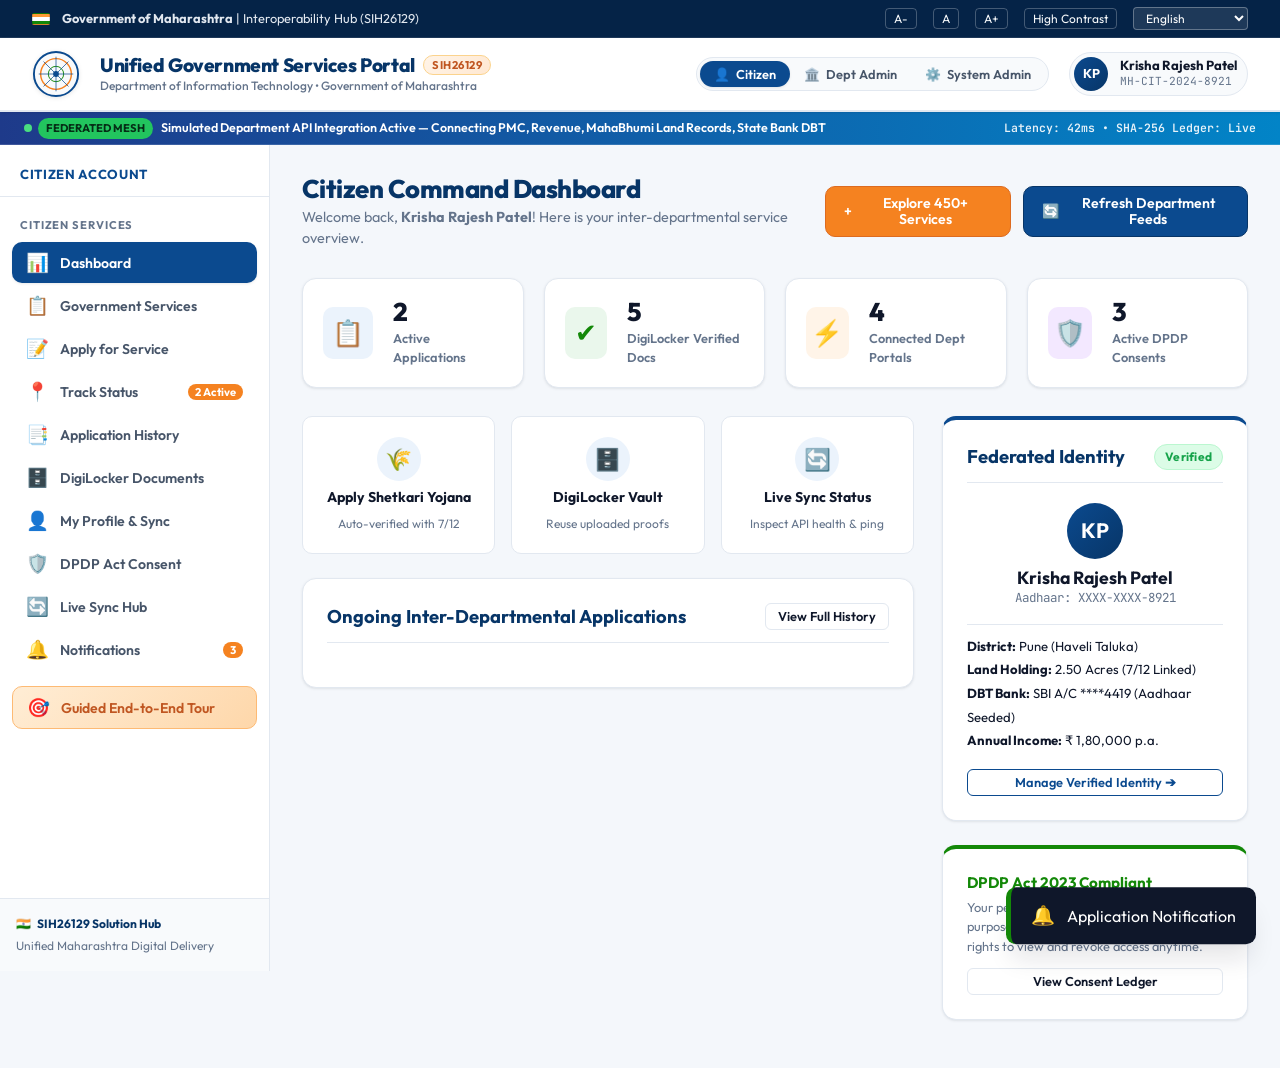
<file: portal_web/index.html>
<!DOCTYPE html>
<html lang="en">
<head>
  <meta charset="UTF-8">
  <meta name="viewport" content="width=device-width, initial-scale=1.0">
  <title>Unified Government Services Portal | Government of Maharashtra Interoperability Hub</title>
  <meta name="description" content="SIH26129 - Unified Government Services Portal & Interoperability Hub connecting multiple departmental digital platforms across Maharashtra.">
  <link rel="preconnect" href="https://fonts.googleapis.com">
  <link rel="preconnect" href="https://fonts.gstatic.com" crossorigin>
  <link href="https://fonts.googleapis.com/css2?family=Outfit:wght@400;500;600;700;800&family=JetBrains+Mono:wght@400;500;700&display=swap" rel="stylesheet">
  <link rel="stylesheet" href="styles/main.css">
</head>
<body>

  <!-- 1. ACCESSIBILITY & GOV TOP BAR -->
  <header class="gov-top-bar" role="banner">
    <div class="gov-org-tag">
      <span class="flag-stripe" aria-hidden="true"></span>
      <span><strong>Government of Maharashtra</strong> | Interoperability Hub (SIH26129)</span>
    </div>
    <div class="gov-utility-actions">
      <button class="gov-utility-btn" id="font-decrease" title="Decrease font size">A-</button>
      <button class="gov-utility-btn" id="font-reset" title="Normal font size">A</button>
      <button class="gov-utility-btn" id="font-increase" title="Increase font size">A+</button>
      <button class="gov-utility-btn" id="toggle-contrast" title="Toggle High Contrast">High Contrast</button>
      <select class="gov-utility-btn" style="background: rgba(255,255,255,0.1); border: 1px solid rgba(255,255,255,0.3); color: #fff;">
        <option>English</option>
        <option>मराठी (Marathi)</option>
        <option>हिन्दी (Hindi)</option>
      </select>
    </div>
  </header>

  <!-- 2. MAIN BRAND HEADER WITH EMBLEM & ROLE SWITCHER -->
  <div class="gov-main-header">
    <div class="brand-section">
      <!-- SVG Emblem representation for reliability -->
      <svg class="national-emblem" viewBox="0 0 100 100" fill="none" xmlns="http://www.w3.org/2000/svg" aria-label="National Emblem of India">
        <circle cx="50" cy="50" r="46" stroke="#0B4A8F" stroke-width="4" fill="#F8FAFC"/>
        <circle cx="50" cy="50" r="32" stroke="#F58220" stroke-width="3"/>
        <circle cx="50" cy="50" r="16" stroke="#138808" stroke-width="2"/>
        <path d="M50 14 V86 M14 50 H86 M24 24 L76 76 M24 76 L76 24" stroke="#0B4A8F" stroke-width="1.5"/>
        <circle cx="50" cy="50" r="6" fill="#0B4A8F"/>
      </svg>
      <div class="brand-titles">
        <h1>
          Unified Government Services Portal
          <span class="brand-badge">SIH26129</span>
        </h1>
        <span class="dept-tag">Department of Information Technology • Government of Maharashtra</span>
      </div>
    </div>

    <div class="header-actions">
      <!-- 3-Role Switcher -->
      <div class="role-switcher" role="tablist" aria-label="Role Switcher">
        <button class="role-tab-btn active" data-role-switch="citizen" role="tab">
          <span>👤</span> Citizen
        </button>
        <button class="role-tab-btn role-dept" data-role-switch="officer" role="tab">
          <span>🏛️</span> Dept Admin
        </button>
        <button class="role-tab-btn role-sys" data-role-switch="admin" role="tab">
          <span>⚙️</span> System Admin
        </button>
      </div>

      <!-- User Profile Header Bubble -->
      <div class="user-profile-pill" onclick="App.navigateToScreen('screen-my-profile')">
        <div class="avatar-bubble" id="user-avatar">KP</div>
        <div>
          <div class="user-meta-name" id="user-name-display">Krisha Rajesh Patel</div>
          <div class="user-meta-id" id="user-id-display">MH-CIT-2024-8921</div>
        </div>
      </div>
    </div>
  </div>

  <!-- 3. SIMULATED DEPARTMENT API INTEGRATION BANNER -->
  <aside class="sim-api-banner">
    <div style="display: flex; align-items: center;">
      <span class="banner-pulse"></span>
      <span class="banner-badge">Federated Mesh</span>
      <span>Simulated Department API Integration Active — Connecting PMC, Revenue, MahaBhumi Land Records, State Bank DBT</span>
    </div>
    <div>
      <span style="font-family: var(--font-mono); font-size: 0.72rem; opacity: 0.9;">Latency: 42ms • SHA-256 Ledger: Live</span>
    </div>
  </aside>

  <!-- 4. MAIN APPLICATION LAYOUT -->
  <div class="app-container">

    <!-- SIDEBAR NAVIGATION -->
    <nav class="app-sidebar" aria-label="Portal Navigation">
      <div class="sidebar-header-badge">
        <div class="role-indicator" id="active-role-label">Citizen Account</div>
      </div>

      <!-- CITIZEN NAVIGATION LINKS -->
      <div data-role-section="citizen">
        <div class="nav-group-title">Citizen Services</div>
        <ul class="nav-links-list">
          <li>
            <button class="nav-item-btn active" data-target-screen="screen-citizen-dashboard">
              <span class="nav-icon">📊</span> Dashboard
            </button>
          </li>
          <li>
            <button class="nav-item-btn" data-target-screen="screen-service-catalog">
              <span class="nav-icon">📋</span> Government Services
            </button>
          </li>
          <li>
            <button class="nav-item-btn" data-target-screen="screen-service-wizard">
              <span class="nav-icon">📝</span> Apply for Service
            </button>
          </li>
          <li>
            <button class="nav-item-btn" data-target-screen="screen-status-tracker">
              <span class="nav-icon">📍</span> Track Status
              <span class="nav-badge">2 Active</span>
            </button>
          </li>
          <li>
            <button class="nav-item-btn" data-target-screen="screen-app-history">
              <span class="nav-icon">📑</span> Application History
            </button>
          </li>
          <li>
            <button class="nav-item-btn" data-target-screen="screen-docs-vault">
              <span class="nav-icon">🗄️</span> DigiLocker Documents
            </button>
          </li>
          <li>
            <button class="nav-item-btn" data-target-screen="screen-my-profile">
              <span class="nav-icon">👤</span> My Profile & Sync
            </button>
          </li>
          <li>
            <button class="nav-item-btn" data-target-screen="screen-consent-mgmt">
              <span class="nav-icon">🛡️</span> DPDP Act Consent
            </button>
          </li>
          <li>
            <button class="nav-item-btn" data-target-screen="screen-live-sync">
              <span class="nav-icon">🔄</span> Live Sync Hub
            </button>
          </li>
          <li>
            <button class="nav-item-btn" data-target-screen="screen-notifications">
              <span class="nav-icon">🔔</span> Notifications
              <span class="nav-badge">3</span>
            </button>
          </li>
        </ul>
      </div>

      <!-- DEPARTMENT ADMIN NAVIGATION LINKS -->
      <div data-role-section="officer" style="display: none;">
        <div class="nav-group-title">Officer Verification</div>
        <ul class="nav-links-list">
          <li>
            <button class="nav-item-btn" data-target-screen="screen-officer-dashboard">
              <span class="nav-icon">📥</span> Scrutiny Queue
              <span class="nav-badge">4 Pending</span>
            </button>
          </li>
          <li>
            <button class="nav-item-btn" data-target-screen="screen-officer-review">
              <span class="nav-icon">🔍</span> Application Review
            </button>
          </li>
          <li>
            <button class="nav-item-btn" data-target-screen="screen-sync-audit">
              <span class="nav-icon">📜</span> Cross-Dept Ledger
            </button>
          </li>
        </ul>
      </div>

      <!-- SYSTEM ADMIN NAVIGATION LINKS -->
      <div data-role-section="admin" style="display: none;">
        <div class="nav-group-title">System Interoperability</div>
        <ul class="nav-links-list">
          <li>
            <button class="nav-item-btn" data-target-screen="screen-admin-dept-mgmt">
              <span class="nav-icon">🏛️</span> Department APIs
            </button>
          </li>
          <li>
            <button class="nav-item-btn" data-target-screen="screen-admin-form-builder">
              <span class="nav-icon">🛠️</span> Dynamic Form Builder
            </button>
          </li>
          <li>
            <button class="nav-item-btn" data-target-screen="screen-admin-rule-builder">
              <span class="nav-icon">⚡</span> Eligibility Rules Sandbox
            </button>
          </li>
          <li>
            <button class="nav-item-btn" data-target-screen="screen-admin-analytics">
              <span class="nav-icon">📈</span> Macro Analytics & SLAs
            </button>
          </li>
          <li>
            <button class="nav-item-btn" data-target-screen="screen-sync-audit">
              <span class="nav-icon">⛓️</span> Cryptographic Audit Ledger
            </button>
          </li>
        </ul>
      </div>

      <!-- DEMO TOUR SPECIAL LINK -->
      <div style="margin-top: 1rem; padding: 0 0.75rem;">
        <button class="nav-item-btn" style="background: linear-gradient(135deg, #FFEDD5, #FED7AA); color: #C05621; border: 1px solid #FDBA74;" data-target-screen="screen-demo-tour">
          <span class="nav-icon">🎯</span> Guided End-to-End Tour
        </button>
      </div>

      <div class="sidebar-footer">
        <div class="sih-badge">
          <span>🇮🇳</span> SIH26129 Solution Hub
        </div>
        <div style="margin-top: 4px;">Unified Maharashtra Digital Delivery</div>
      </div>
    </nav>

    <!-- VIEWPORT CONTENT: 22 CONNECTED SCREENS -->
    <main class="app-viewport" id="main-viewport">

      <!-- ================================================================
           SCREEN 1: LOGIN / SIGN UP (SSO PARICHAY & AADHAAR OTP)
           ================================================================ -->
      <div class="view-pane" id="screen-login-auth">
        <div class="auth-wrapper">
          <div class="auth-sidebar-hero">
            <div>
              <span class="brand-badge" style="background: rgba(255,255,255,0.2); color: #FFF; border: none;">SIH26129 Interoperability Hub</span>
              <h2 style="font-size: 1.8rem; margin-top: 1rem; line-height: 1.2;">Single Sign-On for all Maharashtra Services</h2>
              <p style="margin-top: 0.75rem; font-size: 0.9rem; opacity: 0.9;">
                One verified account seamlessly connects you with PMC, Revenue, MahaBhumi, and Social Welfare platforms.
              </p>
            </div>
            <div style="font-size: 0.8rem; opacity: 0.8; font-family: var(--font-mono);">
              ✔ Aadhaar e-KYC Compliant<br>
              ✔ DPDP Act 2023 Certified<br>
              ✔ DigiLocker Linked
            </div>
          </div>
          <div class="auth-form-container">
            <div class="auth-tab-pills">
              <button class="auth-pill active">Aadhaar OTP / Parichay</button>
              <button class="auth-pill">Mobile & Password</button>
            </div>

            <div class="demo-creds-bar">
              <strong>Quick Demo Fill:</strong> Click <span class="demo-chip" onclick="document.getElementById('login-aadhaar-input').value = '9821-4402-8921'">Krisha Patel (Citizen)</span>
            </div>

            <div class="form-group">
              <label class="form-label">Aadhaar Number or MeriPehchan Username</label>
              <input type="text" id="login-aadhaar-input" class="form-input" placeholder="XXXX-XXXX-8921" value="9821-4402-8921">
            </div>
            <div class="form-group">
              <label class="form-label">One-Time Password (OTP)</label>
              <input type="password" class="form-input" placeholder="Enter 6-digit OTP" value="789012">
              <span class="form-help">Simulated OTP sent to Aadhaar-linked mobile (******8812)</span>
            </div>
            <button class="btn btn-primary btn-lg" style="width: 100%; margin-top: 1rem;" onclick="App.switchRole('citizen')">
              Authenticate & Enter Hub ➔
            </button>
          </div>
        </div>
      </div>

      <!-- ================================================================
           SCREEN 2: CITIZEN DASHBOARD
           ================================================================ -->
      <div class="view-pane active" id="screen-citizen-dashboard">
        <div class="page-header">
          <div>
            <h1 class="page-title">Citizen Command Dashboard</h1>
            <p class="page-subtitle">Welcome back, <strong>Krisha Rajesh Patel</strong>! Here is your inter-departmental service overview.</p>
          </div>
          <div class="page-actions">
            <button class="btn btn-saffron" onclick="App.navigateToScreen('screen-service-catalog')">
              <span>+</span> Explore 450+ Services
            </button>
            <button class="btn btn-primary" onclick="App.triggerLiveInterDeptSync()">
              <span>🔄</span> Refresh Department Feeds
            </button>
          </div>
        </div>

        <!-- Metric Stat Cards -->
        <div class="metrics-grid">
          <div class="metric-card">
            <div class="metric-icon-box metric-icon-blue">📋</div>
            <div class="metric-info">
              <h3>2</h3>
              <p>Active Applications</p>
            </div>
          </div>
          <div class="metric-card">
            <div class="metric-icon-box metric-icon-green">✔</div>
            <div class="metric-info">
              <h3>5</h3>
              <p>DigiLocker Verified Docs</p>
            </div>
          </div>
          <div class="metric-card">
            <div class="metric-icon-box metric-icon-saffron">⚡</div>
            <div class="metric-info">
              <h3>4</h3>
              <p>Connected Dept Portals</p>
            </div>
          </div>
          <div class="metric-card">
            <div class="metric-icon-box metric-icon-purple">🛡️</div>
            <div class="metric-info">
              <h3>3</h3>
              <p>Active DPDP Consents</p>
            </div>
          </div>
        </div>

        <!-- Main Dashboard Content Grid -->
        <div class="dash-layout-grid">
          <div>
            <!-- Quick Actions Bar -->
            <div class="quick-action-grid">
              <div class="quick-action-card" onclick="App.startApplicationWizard('SRV-AGRI-001')">
                <div class="quick-action-icon">🌾</div>
                <h4>Apply Shetkari Yojana</h4>
                <p>Auto-verified with 7/12</p>
              </div>
              <div class="quick-action-card" onclick="App.navigateToScreen('screen-docs-vault')">
                <div class="quick-action-icon">🗄️</div>
                <h4>DigiLocker Vault</h4>
                <p>Reuse uploaded proofs</p>
              </div>
              <div class="quick-action-card" onclick="App.navigateToScreen('screen-live-sync')">
                <div class="quick-action-icon">🔄</div>
                <h4>Live Sync Status</h4>
                <p>Inspect API health & ping</p>
              </div>
            </div>

            <!-- In-Flight Application Tracker Cards -->
            <div class="gov-card">
              <div class="card-header-clean">
                <h3 class="card-title">Ongoing Inter-Departmental Applications</h3>
                <button class="btn btn-secondary btn-sm" onclick="App.navigateToScreen('screen-app-history')">View Full History</button>
              </div>
              <div id="dash-recent-apps-container"></div>
            </div>
          </div>

          <!-- Right Sidebar: Synchronized Profile Summary -->
          <div>
            <div class="gov-card highlight-blue" style="margin-bottom: 1.5rem;">
              <div class="card-header-clean">
                <h3 class="card-title">Federated Identity</h3>
                <span class="badge badge-success">Verified</span>
              </div>
              <div style="text-align: center; margin-bottom: 1rem;">
                <div class="avatar-bubble" style="width: 56px; height: 56px; font-size: 1.3rem; margin: 0 auto 8px;">KP</div>
                <h4 style="font-size: 1.1rem; font-weight: 700;">Krisha Rajesh Patel</h4>
                <p style="font-size: 0.78rem; color: var(--text-muted); font-family: var(--font-mono);">Aadhaar: XXXX-XXXX-8921</p>
              </div>
              <div style="font-size: 0.82rem; line-height: 1.8; border-top: 1px solid var(--border-color); padding-top: 10px;">
                <div><strong>District:</strong> Pune (Haveli Taluka)</div>
                <div><strong>Land Holding:</strong> 2.50 Acres (7/12 Linked)</div>
                <div><strong>DBT Bank:</strong> SBI A/C ****4419 (Aadhaar Seeded)</div>
                <div><strong>Annual Income:</strong> ₹ 1,80,000 p.a.</div>
              </div>
              <button class="btn btn-outline-primary btn-sm" style="width: 100%; margin-top: 1rem;" onclick="App.navigateToScreen('screen-my-profile')">
                Manage Verified Identity ➔
              </button>
            </div>

            <!-- DPDP Act Banner -->
            <div class="gov-card highlight-green">
              <h4 style="font-size: 0.95rem; font-weight: 700; color: var(--gov-green);">DPDP Act 2023 Compliant</h4>
              <p style="font-size: 0.8rem; color: var(--text-muted); margin: 6px 0 12px;">
                Your personal data is shared strictly on a purpose-driven basis. You have full legal rights to view and revoke access anytime.
              </p>
              <button class="btn btn-secondary btn-sm" style="width: 100%;" onclick="App.navigateToScreen('screen-consent-mgmt')">
                View Consent Ledger
              </button>
            </div>
          </div>
        </div>
      </div>

      <!-- ================================================================
           SCREEN 3 & 4: MY PROFILE & UPDATE DETAILS
           ================================================================ -->
      <div class="view-pane" id="screen-my-profile">
        <div class="page-header">
          <div>
            <h1 class="page-title">Unified Citizen Profile</h1>
            <p class="page-subtitle">Consolidated master record synchronized across UIDAI, Revenue Department, and PMC Registries.</p>
          </div>
          <button class="btn btn-primary" onclick="App.saveProfileChanges()">
            Save & Broadcast Sync ➔
          </button>
        </div>

        <div class="gov-card" style="margin-bottom: 1.5rem;">
          <div class="card-header-clean">
            <h3 class="card-title">Synchronized Identity Fields</h3>
            <span class="badge badge-success">Cryptographically Bound</span>
          </div>
          <div id="profile-fields-grid" style="display: grid; grid-template-columns: repeat(2, 1fr); gap: 1.25rem;"></div>
        </div>
      </div>

      <!-- ================================================================
           SCREEN 5: CONSENT MANAGEMENT (DPDP ACT 2023)
           ================================================================ -->
      <div class="view-pane" id="screen-consent-mgmt">
        <div class="page-header">
          <div>
            <h1 class="page-title">DPDP Act Consent Management Console</h1>
            <p class="page-subtitle">Under Digital Personal Data Protection Act 2023, you hold full sovereignty over cross-department data sharing.</p>
          </div>
        </div>

        <div id="consents-list-container"></div>
      </div>

      <!-- ================================================================
           SCREEN 6: LIVE SYNCHRONIZATION DASHBOARD
           ================================================================ -->
      <div class="view-pane" id="screen-live-sync">
        <div class="page-header">
          <div>
            <h1 class="page-title">Live Inter-Departmental Synchronization Hub</h1>
            <p class="page-subtitle">Real-time status of APIs, secure hash exchange, and latency across connected departmental portals.</p>
          </div>
          <button class="btn btn-primary" onclick="App.triggerLiveInterDeptSync()">
            <span>⚡</span> Trigger Full Mesh Health Check
          </button>
        </div>

        <!-- Network Topology Container -->
        <div class="sync-topology-container">
          <div class="topology-header">
            <div>
              <h3 style="font-size: 1.2rem; font-weight: 800; color: #FFF;">Federated Departmental Topology</h3>
              <p style="font-size: 0.8rem; color: #94A3B8;">Central Interoperability Mesh connecting 5 state registries</p>
            </div>
            <span class="badge badge-success" style="background: #22C55E; color: #052e16;">Mesh Status: 100% Operational</span>
          </div>
          <div class="topology-nodes-grid" id="live-sync-nodes-container"></div>
        </div>

        <div class="gov-card">
          <div class="card-header-clean">
            <h3 class="card-title">Real-Time Sync Events Stream</h3>
            <button class="btn btn-secondary btn-sm" onclick="App.navigateToScreen('screen-sync-audit')">Full Audit Ledger</button>
          </div>
          <div id="live-sync-recent-events"></div>
        </div>
      </div>

      <!-- ================================================================
           SCREEN 7: GOVERNMENT SERVICE CATALOG
           ================================================================ -->
      <div class="view-pane" id="screen-service-catalog">
        <div class="page-header">
          <div>
            <h1 class="page-title">Unified Government Services Catalog</h1>
            <p class="page-subtitle">Access municipal, revenue, land records, agriculture, and welfare services through a single portal.</p>
          </div>
        </div>

        <div class="catalog-filters-bar">
          <input type="text" class="catalog-search-input" placeholder="Search by service name, department, or keyword (e.g. Shetkari, Water, Land, Caste)...">
          <select class="form-select" style="max-width: 260px;">
            <option>All Departments (5)</option>
            <option>Pune Municipal Corporation</option>
            <option>Revenue & Forest Department</option>
            <option>MahaBhumi Land Records</option>
            <option>Agriculture Department</option>
          </select>
        </div>

        <div class="services-cards-grid" id="services-cards-catalog"></div>
      </div>

      <!-- ================================================================
           SCREEN 8: SERVICE DETAILS & AUTO-ELIGIBILITY CHECK
           ================================================================ -->
      <div class="view-pane" id="screen-service-details">
        <div class="page-header">
          <button class="btn btn-secondary btn-sm" onclick="App.navigateToScreen('screen-service-catalog')">◀ Back to Catalog</button>
          <div class="page-actions">
            <button class="btn btn-primary" onclick="App.startApplicationWizard()">
              Apply with 1-Click Verification ➔
            </button>
          </div>
        </div>

        <div class="gov-card highlight-blue" style="margin-bottom: 1.5rem;">
          <span style="font-size: 0.75rem; font-weight: 700; text-transform: uppercase; color: var(--gov-primary);" id="details-srv-dept">Agriculture Department</span>
          <h2 style="font-size: 1.5rem; font-weight: 800; color: var(--gov-primary-dark); margin: 6px 0;" id="details-srv-title">MahaDBT Shetkari Sanman Yojana</h2>
          <p style="font-size: 0.95rem; color: var(--text-secondary); margin-bottom: 1.5rem;" id="details-srv-desc"></p>
          
          <div id="details-srv-eligibility-badge"></div>
          <div id="details-srv-rule-result"></div>
        </div>

        <div style="display: grid; grid-template-columns: repeat(3, 1fr); gap: 1.25rem;">
          <div class="gov-card">
            <h4 style="font-size: 0.9rem; font-weight: 700;">Service Level Agreement (SLA)</h4>
            <p style="font-size: 1.3rem; font-weight: 800; color: var(--gov-primary); margin-top: 6px;">7 Business Days</p>
          </div>
          <div class="gov-card">
            <h4 style="font-size: 0.9rem; font-weight: 700;">Statutory Application Fee</h4>
            <p style="font-size: 1.3rem; font-weight: 800; color: var(--gov-green); margin-top: 6px;">₹ 0 (Free Service)</p>
          </div>
          <div class="gov-card">
            <h4 style="font-size: 0.9rem; font-weight: 700;">Required Verified Proofs</h4>
            <p style="font-size: 0.85rem; color: var(--text-muted); margin-top: 6px;">Aadhaar • 7/12 Extract • Bank Passbook</p>
          </div>
        </div>
      </div>

      <!-- ================================================================
           SCREEN 9: DYNAMIC SERVICE APPLICATION FORM WIZARD
           ================================================================ -->
      <div class="view-pane" id="screen-service-wizard">
        <div class="page-header">
          <div>
            <h1 class="page-title">Integrated Application Wizard</h1>
            <p class="page-subtitle" id="wizard-service-title">Application Processing</p>
          </div>
        </div>

        <!-- 4-Step Stepper -->
        <div class="wizard-progress-bar">
          <div class="wizard-step-node active">
            <div class="step-circle">1</div>
            <div class="step-name">Pre-filled Identity</div>
          </div>
          <div class="wizard-step-node">
            <div class="step-circle">2</div>
            <div class="step-name">Department Fields</div>
          </div>
          <div class="wizard-step-node">
            <div class="step-circle">3</div>
            <div class="step-name">DigiLocker Proofs</div>
          </div>
          <div class="wizard-step-node">
            <div class="step-circle">4</div>
            <div class="step-name">DPDP Consent & Submit</div>
          </div>
        </div>

        <!-- Dynamic Content Body -->
        <div id="wizard-step-content"></div>

        <!-- Wizard Navigation Controls -->
        <div style="display: flex; justify-content: space-between; align-items: center; margin-top: 2rem;">
          <button class="btn btn-secondary" id="wizard-prev-btn" style="display: none;">◀ Previous</button>
          <div style="margin-left: auto;">
            <button class="btn btn-primary" id="wizard-next-btn">Continue to Next Step ➔</button>
          </div>
        </div>
      </div>

      <!-- ================================================================
           SCREEN 10: DOCUMENTS (DIGILOCKER VAULT & REUSE)
           ================================================================ -->
      <div class="view-pane" id="screen-docs-vault">
        <div class="page-header">
          <div>
            <h1 class="page-title">Digital Locker Vault & Certificate Repository</h1>
            <p class="page-subtitle">Your verified documents pulled from national DigiLocker. Zero manual scans or photocopies needed.</p>
          </div>
          <button class="btn btn-saffron" onclick="App.showToast('Connecting to National DigiLocker Gateway...')">
            + Pull New DigiLocker Document
          </button>
        </div>

        <div class="docs-vault-grid" id="docs-vault-cards-grid"></div>
      </div>

      <!-- ================================================================
           SCREEN 11: APPLICATION STATUS TRACKER
           ================================================================ -->
      <div class="view-pane" id="screen-status-tracker">
        <div class="page-header">
          <div>
            <h1 class="page-title">Application Status & Milestone Tracker</h1>
            <p class="page-subtitle">End-to-end transparent progress across municipal, revenue, and verification desks.</p>
          </div>
        </div>

        <div class="gov-card" style="padding: 0; overflow: hidden; margin-bottom: 2rem;">
          <div class="tracker-card-header" id="tracker-app-header"></div>
          <div class="tracker-timeline" id="tracker-timeline-box"></div>
        </div>
      </div>

      <!-- ================================================================
           SCREEN 12: APPLICATION HISTORY
           ================================================================ -->
      <div class="view-pane" id="screen-app-history">
        <div class="page-header">
          <div>
            <h1 class="page-title">Application History & Archives</h1>
            <p class="page-subtitle">Complete ledger of all applications submitted across all connected departments.</p>
          </div>
        </div>

        <div class="data-table-container">
          <table class="gov-table">
            <thead>
              <tr>
                <th>App Reference</th>
                <th>Service Name</th>
                <th>Department</th>
                <th>Applied Date</th>
                <th>Current Status</th>
                <th>Action</th>
              </tr>
            </thead>
            <tbody id="app-history-tbody"></tbody>
          </table>
        </div>
      </div>

      <!-- ================================================================
           SCREEN 13: NOTIFICATIONS CENTER
           ================================================================ -->
      <div class="view-pane" id="screen-notifications">
        <div class="page-header">
          <div>
            <h1 class="page-title">Notification & Alerts Center</h1>
            <p class="page-subtitle">Actionable alerts regarding approvals, DBT disbursements, and required actions.</p>
          </div>
          <button class="btn btn-secondary btn-sm" onclick="App.showToast('All notifications marked as read')">Mark all as read</button>
        </div>

        <div id="notifications-list-container"></div>
      </div>

      <!-- ================================================================
           SCREEN 14: AUDIT LEDGER / SYNC LOG
           ================================================================ -->
      <div class="view-pane" id="screen-sync-audit">
        <div class="page-header">
          <div>
            <h1 class="page-title">Cryptographic Sync Audit Ledger</h1>
            <p class="page-subtitle">Immutable SHA-256 verification log tracking all cross-department data handoffs and API syncs.</p>
          </div>
          <button class="btn btn-outline-primary btn-sm" onclick="App.triggerLiveInterDeptSync()">Synchronize Now</button>
        </div>

        <div class="data-table-container">
          <table class="gov-table">
            <thead>
              <tr>
                <th>Event ID</th>
                <th>Timestamp</th>
                <th>Source Registry</th>
                <th>Target Registry</th>
                <th>Handoff Action</th>
                <th>Status</th>
                <th>SHA-256 Checksum</th>
              </tr>
            </thead>
            <tbody id="audit-ledger-tbody"></tbody>
          </table>
        </div>
      </div>

      <!-- ================================================================
           SCREEN 15 & 16: DEPARTMENT ADMIN DASHBOARD & SCRUTINY QUEUE
           ================================================================ -->
      <div class="view-pane" id="screen-officer-dashboard">
        <div class="page-header">
          <div>
            <h1 class="page-title">Department Scrutiny & Approval Desk</h1>
            <p class="page-subtitle">Desk Officer Console: Verify cross-department data proofs and take sanction actions.</p>
          </div>
          <span class="badge badge-warning" style="font-size: 0.85rem; padding: 6px 14px;">Role: Desk Officer (Pune District)</span>
        </div>

        <div class="metrics-grid">
          <div class="metric-card">
            <div class="metric-icon-box metric-icon-saffron">⏳</div>
            <div class="metric-info">
              <h3>4</h3>
              <p>Pending Scrutiny</p>
            </div>
          </div>
          <div class="metric-card">
            <div class="metric-icon-box metric-icon-green">✔</div>
            <div class="metric-info">
              <h3>28</h3>
              <p>Approved This Week</p>
            </div>
          </div>
          <div class="metric-card">
            <div class="metric-icon-box metric-icon-blue">⚡</div>
            <div class="metric-info">
              <h3>94%</h3>
              <p>Auto-Verified by APIs</p>
            </div>
          </div>
          <div class="metric-card">
            <div class="metric-icon-box metric-icon-purple">⏱️</div>
            <div class="metric-info">
              <h3>1.8 Days</h3>
              <p>Avg SLA Turnaround</p>
            </div>
          </div>
        </div>

        <div class="gov-card">
          <div class="card-header-clean">
            <h3 class="card-title">Incoming Verification Queue</h3>
          </div>
          <div class="data-table-container">
            <table class="gov-table">
              <thead>
                <tr>
                  <th>App Ref</th>
                  <th>Applicant Name</th>
                  <th>Service Requested</th>
                  <th>Submission Date</th>
                  <th>Status</th>
                  <th>SLA Compliance</th>
                  <th>Action</th>
                </tr>
              </thead>
              <tbody id="officer-queue-tbody"></tbody>
            </table>
          </div>
        </div>
      </div>

      <!-- ================================================================
           SCREEN 17: APPLICATION REVIEW / APPROVE-REJECT
           ================================================================ -->
      <div class="view-pane" id="screen-officer-review">
        <div class="page-header">
          <button class="btn btn-secondary btn-sm" onclick="App.navigateToScreen('screen-officer-dashboard')">◀ Back to Queue</button>
        </div>
        <div id="officer-review-content"></div>
      </div>

      <!-- ================================================================
           SCREEN 18: SYSTEM ADMIN DEPARTMENT MANAGEMENT
           ================================================================ -->
      <div class="view-pane" id="screen-admin-dept-mgmt">
        <div class="page-header">
          <div>
            <h1 class="page-title">Interoperability Platform Registry</h1>
            <p class="page-subtitle">Configure, monitor, and federate digital platform APIs across departments.</p>
          </div>
          <button class="btn btn-primary" onclick="App.showToast('Registering new department gateway endpoint...')">+ Register New Department</button>
        </div>

        <div style="display: grid; grid-template-columns: repeat(2, 1fr); gap: 1.5rem;" id="admin-dept-cards-grid"></div>
      </div>

      <!-- ================================================================
           SCREEN 19: DYNAMIC SERVICE FIELD BUILDER (WITH LIVE PREVIEW)
           ================================================================ -->
      <div class="view-pane" id="screen-admin-form-builder">
        <div class="page-header">
          <div>
            <h1 class="page-title">Dynamic Zero-Code Form Schema Builder</h1>
            <p class="page-subtitle">Define application fields for any government department with instant live citizen preview.</p>
          </div>
        </div>

        <div class="builder-split-pane">
          <!-- Left: Schema Configuration -->
          <div class="builder-editor-box">
            <h3 style="font-size: 1.15rem; font-weight: 700; color: var(--gov-primary-dark); margin-bottom: 1rem;">Configure Fields (Shetkari Yojana)</h3>
            
            <div style="display: flex; gap: 8px; margin-bottom: 1.5rem;">
              <input type="text" id="new-field-label" class="form-input" placeholder="Field Label (e.g. Crop Variety)">
              <select id="new-field-type" class="form-select" style="max-width: 140px;">
                <option value="text">Text</option>
                <option value="number">Number</option>
                <option value="select">Dropdown</option>
                <option value="textarea">Textarea</option>
              </select>
              <button class="btn btn-primary" onclick="App.addBuilderField()">+ Add</button>
            </div>

            <div id="builder-fields-list"></div>
          </div>

          <!-- Right: Live Instant Preview -->
          <div class="builder-preview-box" id="builder-live-preview"></div>
        </div>
      </div>

      <!-- ================================================================
           SCREEN 20: ELIGIBILITY RULE CONFIGURATION & SANDBOX
           ================================================================ -->
      <div class="view-pane" id="screen-admin-rule-builder">
        <div class="page-header">
          <div>
            <h1 class="page-title">Eligibility Rule Engine & Live Sandbox</h1>
            <p class="page-subtitle">Configure automated pre-qualification rules evaluated across cross-department registries.</p>
          </div>
        </div>

        <div class="builder-split-pane">
          <div class="builder-editor-box">
            <h3 style="font-size: 1.15rem; font-weight: 700; color: var(--gov-primary-dark); margin-bottom: 1rem;">Policy Rule Definition</h3>
            
            <div class="form-group">
              <label class="form-label">Rule Identifier</label>
              <input class="form-input" value="MH-RULE-AGRI-01 (Shetkari Land & Income Rule)" readonly style="background: #F1F5F9;">
            </div>
            <div class="form-group">
              <label class="form-label">Data Registry 1 Check</label>
              <input class="form-input" value="MahaBhumi Bhulekh: landHoldingsAcres > 0" readonly style="background: #F1F5F9;">
            </div>
            <div class="form-group">
              <label class="form-label">Data Registry 2 Check</label>
              <input class="form-input" value="Revenue Dept: annualIncome <= 250000" readonly style="background: #F1F5F9;">
            </div>

            <h4 style="font-size: 0.95rem; font-weight: 700; margin-top: 1.5rem; margin-bottom: 0.5rem;">Simulate Test Evaluation</h4>
            <div style="display: grid; grid-template-columns: 1fr 1fr; gap: 10px;">
              <div>
                <label class="form-label">Test Landholding (Acres)</label>
                <input type="number" id="sandbox-test-land" class="form-input" value="2.5">
              </div>
              <div>
                <label class="form-label">Test Annual Income (₹)</label>
                <input type="number" id="sandbox-test-income" class="form-input" value="180000">
              </div>
            </div>
            <button class="btn btn-saffron" style="width: 100%; margin-top: 1rem;" onclick="App.testRuleSandbox()">
              Run Sandbox Engine Test ➔
            </button>
          </div>

          <div class="builder-preview-box">
            <h4 style="font-size: 0.95rem; font-weight: 700; color: var(--gov-primary);">Engine Evaluation Console</h4>
            <div class="rule-sandbox-console" id="rule-sandbox-output"></div>
          </div>
        </div>
      </div>

      <!-- ================================================================
           SCREEN 21: MACRO REPORTS & ANALYTICS
           ================================================================ -->
      <div class="view-pane" id="screen-admin-analytics">
        <div class="page-header">
          <div>
            <h1 class="page-title">State-Level Macro Delivery Analytics</h1>
            <p class="page-subtitle">SLA compliance, cross-department throughput, and digital interoperability adoption metrics.</p>
          </div>
        </div>

        <div class="metrics-grid">
          <div class="metric-card">
            <div class="metric-icon-box metric-icon-blue">📊</div>
            <div class="metric-info">
              <h3>24,190</h3>
              <p>Total Cross-Dept Syncs</p>
            </div>
          </div>
          <div class="metric-card">
            <div class="metric-icon-box metric-icon-green">⚡</div>
            <div class="metric-info">
              <h3>97.8%</h3>
              <p>SLA Compliance Rate</p>
            </div>
          </div>
          <div class="metric-card">
            <div class="metric-icon-box metric-icon-saffron">⏱️</div>
            <div class="metric-info">
              <h3>2.3 Days</h3>
              <p>Average Delivery Time</p>
            </div>
          </div>
          <div class="metric-card">
            <div class="metric-icon-box metric-icon-purple">🏢</div>
            <div class="metric-info">
              <h3>5 / 5</h3>
              <p>Active Integrated Nodes</p>
            </div>
          </div>
        </div>

        <div class="gov-card">
          <div class="card-header-clean">
            <h3 class="card-title">Inter-Department SLA Performance</h3>
          </div>
          <div style="display: flex; flex-direction: column; gap: 1rem;">
            <div>
              <div style="display: flex; justify-content: space-between; font-size: 0.85rem; font-weight: 700; margin-bottom: 4px;">
                <span>Agriculture Department (Shetkari Yojana)</span>
                <span>99.2% on time</span>
              </div>
              <div style="height: 8px; background: #E2E8F0; border-radius: 4px; overflow: hidden;">
                <div style="width: 99.2%; height: 100%; background: var(--gov-green);"></div>
              </div>
            </div>
            <div>
              <div style="display: flex; justify-content: space-between; font-size: 0.85rem; font-weight: 700; margin-bottom: 4px;">
                <span>Revenue Department (Certificates)</span>
                <span>96.5% on time</span>
              </div>
              <div style="height: 8px; background: #E2E8F0; border-radius: 4px; overflow: hidden;">
                <div style="width: 96.5%; height: 100%; background: var(--gov-primary);"></div>
              </div>
            </div>
            <div>
              <div style="display: flex; justify-content: space-between; font-size: 0.85rem; font-weight: 700; margin-bottom: 4px;">
                <span>Pune Municipal Corporation (Water & Trade)</span>
                <span>94.1% on time</span>
              </div>
              <div style="height: 8px; background: #E2E8F0; border-radius: 4px; overflow: hidden;">
                <div style="width: 94.1%; height: 100%; background: var(--gov-saffron);"></div>
              </div>
            </div>
          </div>
        </div>
      </div>

      <!-- ================================================================
           SCREEN 22: GUIDED END-TO-END DEMO TOUR
           ================================================================ -->
      <div class="view-pane" id="screen-demo-tour">
        <div class="tour-banner-header">
          <div>
            <span class="badge" style="background: #F58220; color: #FFF; margin-bottom: 6px;">SIH26129 Presentation Mode</span>
            <h2 style="font-size: 1.5rem; font-weight: 800;">End-to-End Interoperability Demonstration</h2>
            <p style="font-size: 0.9rem; opacity: 0.9; margin-top: 4px;">
              Guided 12-stage walkthrough showcasing how the platform solves fragmented government service delivery.
            </p>
          </div>
          <button class="btn btn-green" onclick="App.jumpToTourStep(0)">Restart Tour ↺</button>
        </div>

        <div class="tour-steps-stepper" id="demo-tour-stepper"></div>
        <div id="demo-tour-current-step-box"></div>
      </div>

    </main>
  </div>

  <!-- TOAST NOTIFICATION CONTAINER -->
  <div class="gov-toast" id="gov-toast" role="alert" aria-live="assertive">
    <span style="font-size: 1.2rem;">🔔</span>
    <span id="toast-message">Application Notification</span>
  </div>

  <!-- GENERIC MODAL WINDOW -->
  <div class="gov-modal-backdrop" id="gov-modal-backdrop" role="dialog" aria-modal="true">
    <div class="gov-modal">
      <div class="gov-modal-header">
        <h3 class="card-title" id="modal-title">Verification Modal</h3>
        <button class="btn btn-secondary btn-sm" id="modal-close-btn">✕</button>
      </div>
      <div class="gov-modal-body" id="modal-body"></div>
      <div class="gov-modal-footer">
        <button class="btn btn-secondary" onclick="App.closeModal()">Close</button>
        <button class="btn btn-primary" id="modal-confirm-btn">Confirm</button>
      </div>
    </div>
  </div>

  <!-- Load Data & Application Engine -->
  <script src="scripts/data.js"></script>
  <script src="scripts/app.js"></script>
</body>
</html>
</file>
<file: portal_web/styles/main.css>
/* ==========================================================================
   UNIFIED GOVERNMENT SERVICES PORTAL (UGSP) / GOVERNMENT INTEROPERABILITY HUB
   SIH26129 - Government Digital Platform Integration, Government of Maharashtra
   High-Fidelity Indian Government Desktop Web Design System (1440 x 1024)
   ========================================================================== */

:root {
  /* Indian Government Palette */
  --gov-primary: #0B4A8F;
  --gov-primary-dark: #073567;
  --gov-primary-deep: #052347;
  --gov-primary-light: #EBF3FC;
  --gov-saffron: #F58220;
  --gov-saffron-light: #FFF4E8;
  --gov-green: #138808;
  --gov-green-light: #EAF7EC;
  --gov-ashoka-blue: #0A3161;

  /* Neutral Spectrum */
  --bg-app: #F4F7FB;
  --bg-surface: #FFFFFF;
  --bg-subtle: #F8FAFC;
  --border-color: #E2E8F0;
  --border-focus: #0B4A8F;
  
  /* Text Spectrum */
  --text-primary: #0F172A;
  --text-secondary: #475569;
  --text-muted: #64748B;
  --text-light: #94A3B8;
  --text-white: #FFFFFF;

  /* Feedback & Status */
  --color-success: #16A34A;
  --color-success-bg: #DCFCE7;
  --color-warning: #D97706;
  --color-warning-bg: #FEF3C7;
  --color-danger: #DC2626;
  --color-danger-bg: #FEE2E2;
  --color-info: #0284C7;
  --color-info-bg: #E0F2FE;

  /* Shadows & Elevations */
  --shadow-xs: 0 1px 2px 0 rgba(15, 23, 42, 0.04);
  --shadow-sm: 0 1px 3px 0 rgba(15, 23, 42, 0.08), 0 1px 2px -1px rgba(15, 23, 42, 0.06);
  --shadow-md: 0 4px 6px -1px rgba(15, 23, 42, 0.08), 0 2px 4px -2px rgba(15, 23, 42, 0.05);
  --shadow-lg: 0 10px 15px -3px rgba(15, 23, 42, 0.08), 0 4px 6px -4px rgba(15, 23, 42, 0.04);
  --shadow-xl: 0 20px 25px -5px rgba(15, 23, 42, 0.1), 0 8px 10px -6px rgba(15, 23, 42, 0.04);

  /* Typography */
  --font-main: 'Outfit', 'Inter', -apple-system, BlinkMacSystemFont, 'Segoe UI', Roboto, sans-serif;
  --font-mono: 'JetBrains Mono', 'Fira Code', monospace;

  /* Layout Consts */
  --header-top-height: 38px;
  --header-main-height: 74px;
  --sidebar-width: 270px;
  --radius-sm: 6px;
  --radius-md: 10px;
  --radius-lg: 14px;
  --radius-xl: 20px;
  --radius-full: 9999px;
  --transition: all 0.2s cubic-bezier(0.16, 1, 0.3, 1);
}

/* High Contrast Mode Toggle */
body.high-contrast {
  --bg-app: #000000;
  --bg-surface: #121212;
  --bg-subtle: #1e1e1e;
  --border-color: #ffff00;
  --text-primary: #ffffff;
  --text-secondary: #ffff00;
  --text-muted: #e0e0e0;
  --gov-primary: #ffff00;
  --gov-primary-dark: #000000;
  --gov-primary-light: #333300;
  color: #ffffff;
}

/* Font Resizing Classes */
body.font-large { font-size: 110%; }
body.font-xlarge { font-size: 120%; }

/* Reset and Base Styles */
*, *::before, *::after {
  box-sizing: border-box;
  margin: 0;
  padding: 0;
}

html, body {
  width: 100%;
  min-height: 100vh;
  font-family: var(--font-main);
  background-color: var(--bg-app);
  color: var(--text-primary);
  line-height: 1.5;
  -webkit-font-smoothing: antialiased;
  overflow-x: hidden;
}

/* Typography Helpers */
h1, h2, h3, h4, h5, h6 {
  font-weight: 700;
  color: var(--text-primary);
  line-height: 1.25;
}

a {
  color: var(--gov-primary);
  text-decoration: none;
  transition: var(--transition);
}

a:hover {
  text-decoration: underline;
}

button, input, select, textarea {
  font-family: inherit;
  font-size: 0.95rem;
}

/* ==========================================================================
   HEADER SECTION: Top Utility Bar + Main Gov Header
   ========================================================================== */
.gov-top-bar {
  background: var(--gov-primary-deep);
  color: #E2E8F0;
  height: var(--header-top-height);
  font-size: 0.8rem;
  display: flex;
  align-items: center;
  justify-content: space-between;
  padding: 0 2rem;
  border-bottom: 1px solid rgba(255, 255, 255, 0.1);
}

.gov-top-bar .gov-org-tag {
  display: flex;
  align-items: center;
  gap: 0.75rem;
}

.gov-top-bar .flag-stripe {
  display: inline-flex;
  width: 18px;
  height: 12px;
  border-radius: 2px;
  background: linear-gradient(180deg, #FF9933 33.3%, #FFFFFF 33.3%, #FFFFFF 66.6%, #138808 66.6%);
  border: 1px solid rgba(0,0,0,0.15);
}

.gov-top-bar .gov-utility-actions {
  display: flex;
  align-items: center;
  gap: 1rem;
}

.gov-top-bar .gov-utility-btn {
  background: transparent;
  border: 1px solid rgba(255, 255, 255, 0.25);
  color: #F8FAFC;
  padding: 2px 8px;
  border-radius: 4px;
  font-size: 0.75rem;
  cursor: pointer;
  display: inline-flex;
  align-items: center;
  gap: 4px;
  transition: var(--transition);
}

.gov-top-bar .gov-utility-btn:hover {
  background: rgba(255, 255, 255, 0.15);
  border-color: #FFFFFF;
}

/* Main Brand Header */
.gov-main-header {
  background: var(--bg-surface);
  border-bottom: 2px solid var(--border-color);
  box-shadow: var(--shadow-sm);
  position: sticky;
  top: 0;
  z-index: 900;
  height: var(--header-main-height);
  display: flex;
  align-items: center;
  justify-content: space-between;
  padding: 0 2rem;
}

.brand-section {
  display: flex;
  align-items: center;
  gap: 1.25rem;
}

.national-emblem {
  height: 48px;
  width: auto;
  object-fit: contain;
  filter: drop-shadow(0 1px 2px rgba(0,0,0,0.1));
}

.brand-titles h1 {
  font-size: 1.2rem;
  font-weight: 800;
  color: var(--gov-primary-dark);
  letter-spacing: -0.02em;
  display: flex;
  align-items: center;
  gap: 0.5rem;
}

.brand-titles .dept-tag {
  font-size: 0.75rem;
  color: var(--text-muted);
  font-weight: 500;
  display: block;
}

.brand-badge {
  background: linear-gradient(135deg, var(--gov-saffron-light), #FFE8D1);
  color: #C05621;
  border: 1px solid #FBD38D;
  font-size: 0.7rem;
  font-weight: 700;
  padding: 2px 8px;
  border-radius: var(--radius-full);
  text-transform: uppercase;
  letter-spacing: 0.05em;
}

.header-actions {
  display: flex;
  align-items: center;
  gap: 1.25rem;
}

/* Global Role Switcher Pill */
.role-switcher {
  display: flex;
  background: var(--bg-subtle);
  border: 1px solid var(--border-color);
  padding: 3px;
  border-radius: var(--radius-full);
}

.role-tab-btn {
  padding: 5px 14px;
  border-radius: var(--radius-full);
  font-size: 0.8rem;
  font-weight: 600;
  color: var(--text-secondary);
  border: none;
  background: transparent;
  cursor: pointer;
  display: flex;
  align-items: center;
  gap: 6px;
  transition: var(--transition);
}

.role-tab-btn.active {
  background: var(--gov-primary);
  color: var(--text-white);
  box-shadow: var(--shadow-sm);
}

.role-tab-btn.active.role-dept {
  background: #C05621;
}

.role-tab-btn.active.role-sys {
  background: #0D652D;
}

/* User Profile Mini Pill */
.user-profile-pill {
  display: flex;
  align-items: center;
  gap: 0.75rem;
  padding: 4px 10px 4px 4px;
  border-radius: var(--radius-full);
  border: 1px solid var(--border-color);
  background: var(--bg-subtle);
  cursor: pointer;
  transition: var(--transition);
}

.user-profile-pill:hover {
  background: var(--gov-primary-light);
  border-color: #BFDBFE;
}

.avatar-bubble {
  width: 34px;
  height: 34px;
  border-radius: 50%;
  background: linear-gradient(135deg, var(--gov-primary), var(--gov-primary-dark));
  color: #FFF;
  font-size: 0.8rem;
  font-weight: 700;
  display: flex;
  align-items: center;
  justify-content: center;
}

.user-meta-name {
  font-size: 0.82rem;
  font-weight: 700;
  color: var(--text-primary);
  line-height: 1.1;
}

.user-meta-id {
  font-size: 0.7rem;
  color: var(--text-muted);
  font-family: var(--font-mono);
}

/* Simulated Department API Indicator Banner */
.sim-api-banner {
  background: linear-gradient(90deg, #1E3A8A, #0284C7);
  color: #FFFFFF;
  padding: 6px 1.5rem;
  font-size: 0.78rem;
  display: flex;
  align-items: center;
  justify-content: space-between;
  font-weight: 600;
  box-shadow: inset 0 -1px 0 rgba(255,255,255,0.15);
}

.sim-api-banner .banner-badge {
  background: #22C55E;
  color: #052e16;
  padding: 2px 8px;
  border-radius: var(--radius-full);
  font-size: 0.7rem;
  font-weight: 700;
  text-transform: uppercase;
  margin-right: 8px;
}

.banner-pulse {
  display: inline-block;
  width: 8px;
  height: 8px;
  border-radius: 50%;
  background: #4ADE80;
  box-shadow: 0 0 0 0 rgba(74, 222, 128, 0.7);
  animation: pulse-green 2s infinite;
  margin-right: 6px;
}

@keyframes pulse-green {
  0% { transform: scale(0.95); box-shadow: 0 0 0 0 rgba(74, 222, 128, 0.7); }
  70% { transform: scale(1); box-shadow: 0 0 0 8px rgba(74, 222, 128, 0); }
  100% { transform: scale(0.95); box-shadow: 0 0 0 0 rgba(74, 222, 128, 0); }
}

/* ==========================================================================
   APP WRAPPER & MAIN LAYOUT (1440x1024 Desktop Optimized)
   ========================================================================== */
.app-container {
  display: flex;
  min-height: calc(100vh - var(--header-top-height) - var(--header-main-height) - 34px);
  max-width: 1600px;
  margin: 0 auto;
  position: relative;
}

/* SIDEBAR NAVIGATION */
.app-sidebar {
  width: var(--sidebar-width);
  background: var(--bg-surface);
  border-right: 1px solid var(--border-color);
  display: flex;
  flex-direction: column;
  flex-shrink: 0;
  position: sticky;
  top: var(--header-main-height);
  height: calc(100vh - var(--header-main-height));
  overflow-y: auto;
  z-index: 800;
}

.sidebar-header-badge {
  padding: 1.25rem 1.25rem 0.75rem;
  border-bottom: 1px solid var(--border-color);
}

.role-indicator {
  display: flex;
  align-items: center;
  gap: 8px;
  font-size: 0.82rem;
  font-weight: 700;
  text-transform: uppercase;
  letter-spacing: 0.05em;
  color: var(--gov-primary);
}

.role-indicator.officer { color: #C05621; }
.role-indicator.admin { color: #0D652D; }

.nav-group-title {
  font-size: 0.7rem;
  font-weight: 700;
  text-transform: uppercase;
  letter-spacing: 0.08em;
  color: var(--text-muted);
  padding: 1.25rem 1.25rem 0.5rem;
}

.nav-links-list {
  list-style: none;
  padding: 0 0.75rem;
  display: flex;
  flex-direction: column;
  gap: 2px;
}

.nav-item-btn {
  display: flex;
  align-items: center;
  gap: 12px;
  padding: 9px 14px;
  border-radius: var(--radius-md);
  font-size: 0.88rem;
  font-weight: 600;
  color: var(--text-secondary);
  background: transparent;
  border: none;
  width: 100%;
  text-align: left;
  cursor: pointer;
  transition: var(--transition);
  position: relative;
}

.nav-item-btn:hover {
  background: var(--gov-primary-light);
  color: var(--gov-primary);
}

.nav-item-btn.active {
  background: var(--gov-primary);
  color: var(--text-white);
  box-shadow: var(--shadow-sm);
}

.nav-item-btn .nav-icon {
  font-size: 1.15rem;
  display: inline-flex;
  align-items: center;
  justify-content: center;
  width: 22px;
}

.nav-item-btn .nav-badge {
  margin-left: auto;
  background: var(--gov-saffron);
  color: #FFF;
  font-size: 0.7rem;
  font-weight: 700;
  padding: 1px 7px;
  border-radius: var(--radius-full);
}

.nav-item-btn.active .nav-badge {
  background: #FFFFFF;
  color: var(--gov-primary);
}

.sidebar-footer {
  margin-top: auto;
  padding: 1rem;
  border-top: 1px solid var(--border-color);
  background: var(--bg-subtle);
  font-size: 0.75rem;
  color: var(--text-muted);
}

.sih-badge {
  display: flex;
  align-items: center;
  gap: 6px;
  font-weight: 700;
  color: var(--gov-primary-dark);
}

/* MAIN CONTENT VIEWPORT */
.app-viewport {
  flex: 1;
  background: var(--bg-app);
  padding: 1.75rem 2rem 3rem;
  min-width: 0;
  overflow-y: auto;
}

/* ==========================================================================
   GLOBAL COMMON COMPONENTS: Cards, Badges, Tabs, Stats, Buttons
   ========================================================================== */
.page-header {
  margin-bottom: 1.75rem;
  display: flex;
  align-items: center;
  justify-content: space-between;
}

.page-title {
  font-size: 1.6rem;
  font-weight: 800;
  color: var(--gov-primary-dark);
  letter-spacing: -0.02em;
}

.page-subtitle {
  font-size: 0.9rem;
  color: var(--text-muted);
  margin-top: 2px;
}

.page-actions {
  display: flex;
  align-items: center;
  gap: 0.75rem;
}

/* Modern Card */
.gov-card {
  background: var(--bg-surface);
  border: 1px solid var(--border-color);
  border-radius: var(--radius-lg);
  box-shadow: var(--shadow-sm);
  padding: 1.5rem;
  position: relative;
  transition: var(--transition);
}

.gov-card:hover {
  box-shadow: var(--shadow-md);
}

.gov-card.highlight-saffron {
  border-top: 4px solid var(--gov-saffron);
}

.gov-card.highlight-blue {
  border-top: 4px solid var(--gov-primary);
}

.gov-card.highlight-green {
  border-top: 4px solid var(--gov-green);
}

.card-header-clean {
  display: flex;
  align-items: center;
  justify-content: space-between;
  margin-bottom: 1.25rem;
  padding-bottom: 0.75rem;
  border-bottom: 1px solid var(--border-color);
}

.card-title {
  font-size: 1.15rem;
  font-weight: 700;
  color: var(--gov-primary-dark);
  display: flex;
  align-items: center;
  gap: 0.5rem;
}

/* Status Badges */
.badge {
  display: inline-flex;
  align-items: center;
  gap: 5px;
  padding: 3px 10px;
  border-radius: var(--radius-full);
  font-size: 0.75rem;
  font-weight: 700;
  letter-spacing: 0.02em;
}

.badge-success {
  background: var(--color-success-bg);
  color: var(--color-success);
  border: 1px solid #BBF7D0;
}

.badge-warning {
  background: var(--color-warning-bg);
  color: var(--color-warning);
  border: 1px solid #FDE68A;
}

.badge-danger {
  background: var(--color-danger-bg);
  color: var(--color-danger);
  border: 1px solid #FECACA;
}

.badge-info {
  background: var(--color-info-bg);
  color: var(--color-info);
  border: 1px solid #BAE6FD;
}

.badge-neutral {
  background: #F1F5F9;
  color: #475569;
  border: 1px solid #CBD5E1;
}

/* Buttons */
.btn {
  display: inline-flex;
  align-items: center;
  justify-content: center;
  gap: 8px;
  padding: 8px 18px;
  border-radius: var(--radius-md);
  font-size: 0.88rem;
  font-weight: 600;
  cursor: pointer;
  transition: var(--transition);
  border: 1px solid transparent;
  line-height: 1.2;
}

.btn-primary {
  background: var(--gov-primary);
  color: var(--text-white);
  border-color: var(--gov-primary-dark);
}

.btn-primary:hover {
  background: var(--gov-primary-dark);
}

.btn-saffron {
  background: var(--gov-saffron);
  color: var(--text-white);
  border-color: #DD6B20;
}

.btn-saffron:hover {
  background: #DD6B20;
}

.btn-green {
  background: var(--gov-green);
  color: var(--text-white);
  border-color: #0E6B07;
}

.btn-green:hover {
  background: #0E6B07;
}

.btn-secondary {
  background: var(--bg-surface);
  color: var(--text-primary);
  border-color: var(--border-color);
}

.btn-secondary:hover {
  background: var(--bg-subtle);
  border-color: var(--text-light);
}

.btn-outline-primary {
  background: transparent;
  color: var(--gov-primary);
  border-color: var(--gov-primary);
}

.btn-outline-primary:hover {
  background: var(--gov-primary-light);
}

.btn-danger {
  background: var(--color-danger);
  color: var(--text-white);
  border-color: #B91C1C;
}

.btn-sm {
  padding: 5px 12px;
  font-size: 0.8rem;
  border-radius: var(--radius-sm);
}

.btn-lg {
  padding: 12px 24px;
  font-size: 1rem;
  border-radius: var(--radius-lg);
}

/* Metrics Grid */
.metrics-grid {
  display: grid;
  grid-template-columns: repeat(4, 1fr);
  gap: 1.25rem;
  margin-bottom: 1.75rem;
}

.metric-card {
  background: var(--bg-surface);
  border: 1px solid var(--border-color);
  border-radius: var(--radius-lg);
  padding: 1.25rem;
  display: flex;
  align-items: center;
  gap: 1.25rem;
  box-shadow: var(--shadow-sm);
}

.metric-icon-box {
  width: 52px;
  height: 52px;
  border-radius: var(--radius-md);
  display: flex;
  align-items: center;
  justify-content: center;
  font-size: 1.6rem;
}

.metric-icon-blue { background: var(--gov-primary-light); color: var(--gov-primary); }
.metric-icon-saffron { background: var(--gov-saffron-light); color: var(--gov-saffron); }
.metric-icon-green { background: var(--gov-green-light); color: var(--gov-green); }
.metric-icon-purple { background: #F3E8FF; color: #7E22CE; }

.metric-info h3 {
  font-size: 1.6rem;
  font-weight: 800;
  line-height: 1;
  color: var(--text-primary);
}

.metric-info p {
  font-size: 0.8rem;
  font-weight: 600;
  color: var(--text-muted);
  margin-top: 4px;
}

/* ==========================================================================
   VIEW CONTAINERS: 22 Connected Views
   ========================================================================== */
.view-pane {
  display: none;
  animation: fadeIn 0.25s ease-out;
}

.view-pane.active {
  display: block;
}

@keyframes fadeIn {
  from { opacity: 0; transform: translateY(4px); }
  to { opacity: 1; transform: translateY(0); }
}

/* ==========================================================================
   SCREEN 1: LOGIN / SIGN UP
   ========================================================================== */
.auth-wrapper {
  max-width: 900px;
  margin: 2rem auto;
  background: var(--bg-surface);
  border-radius: var(--radius-xl);
  box-shadow: var(--shadow-xl);
  border: 1px solid var(--border-color);
  display: grid;
  grid-template-columns: 1fr 1.1fr;
  overflow: hidden;
}

.auth-sidebar-hero {
  background: linear-gradient(135deg, var(--gov-primary-dark), var(--gov-primary));
  color: #FFF;
  padding: 3rem 2.5rem;
  display: flex;
  flex-direction: column;
  justify-content: space-between;
  position: relative;
}

.auth-sidebar-hero::before {
  content: "";
  position: absolute;
  top: 0; left: 0; right: 0; bottom: 0;
  background: radial-gradient(circle at 10% 20%, rgba(245, 130, 32, 0.25) 0%, transparent 60%);
  pointer-events: none;
}

.auth-form-container {
  padding: 2.5rem;
}

.auth-tab-pills {
  display: flex;
  background: var(--bg-subtle);
  border: 1px solid var(--border-color);
  border-radius: var(--radius-full);
  padding: 4px;
  margin-bottom: 2rem;
}

.auth-pill {
  flex: 1;
  text-align: center;
  padding: 8px;
  font-size: 0.85rem;
  font-weight: 600;
  border-radius: var(--radius-full);
  border: none;
  background: transparent;
  cursor: pointer;
  color: var(--text-secondary);
}

.auth-pill.active {
  background: var(--gov-primary);
  color: #FFF;
}

.form-group {
  margin-bottom: 1.25rem;
}

.form-label {
  display: block;
  font-size: 0.82rem;
  font-weight: 700;
  color: var(--text-secondary);
  margin-bottom: 6px;
}

.form-input, .form-select, .form-textarea {
  width: 100%;
  padding: 10px 14px;
  border: 1px solid var(--border-color);
  border-radius: var(--radius-md);
  font-size: 0.9rem;
  color: var(--text-primary);
  background: #FFF;
  transition: var(--transition);
}

.form-input:focus, .form-select:focus, .form-textarea:focus {
  outline: none;
  border-color: var(--gov-primary);
  box-shadow: 0 0 0 3px rgba(11, 74, 143, 0.15);
}

.form-help {
  font-size: 0.75rem;
  color: var(--text-muted);
  margin-top: 4px;
}

/* Quick Fill Demo Credentials Bar */
.demo-creds-bar {
  background: #F8FAFC;
  border: 1px dashed #CBD5E1;
  border-radius: var(--radius-md);
  padding: 10px;
  margin-bottom: 1.5rem;
  font-size: 0.78rem;
}

.demo-chip {
  background: #E2E8F0;
  color: #1E293B;
  padding: 2px 6px;
  border-radius: 4px;
  cursor: pointer;
  font-family: var(--font-mono);
  margin: 0 4px;
}

.demo-chip:hover {
  background: var(--gov-primary-light);
  color: var(--gov-primary);
}

/* ==========================================================================
   SCREEN 2: CITIZEN DASHBOARD
   ========================================================================== */
.dash-layout-grid {
  display: grid;
  grid-template-columns: 2fr 1fr;
  gap: 1.75rem;
}

.quick-action-grid {
  display: grid;
  grid-template-columns: repeat(3, 1fr);
  gap: 1rem;
  margin-bottom: 1.5rem;
}

.quick-action-card {
  background: var(--bg-surface);
  border: 1px solid var(--border-color);
  border-radius: var(--radius-md);
  padding: 1.25rem 1rem;
  text-align: center;
  cursor: pointer;
  transition: var(--transition);
  display: flex;
  flex-direction: column;
  align-items: center;
  gap: 8px;
}

.quick-action-card:hover {
  border-color: var(--gov-primary);
  transform: translateY(-2px);
  box-shadow: var(--shadow-md);
}

.quick-action-icon {
  width: 44px;
  height: 44px;
  border-radius: 50%;
  display: flex;
  align-items: center;
  justify-content: center;
  font-size: 1.35rem;
  background: var(--gov-primary-light);
  color: var(--gov-primary);
}

.quick-action-card h4 {
  font-size: 0.88rem;
  font-weight: 700;
}

.quick-action-card p {
  font-size: 0.75rem;
  color: var(--text-muted);
}

/* ==========================================================================
   SCREEN 5 & 6: LIVE SYNCHRONIZATION DASHBOARD & NETWORK TOPOLOGY
   ========================================================================== */
.sync-topology-container {
  background: linear-gradient(180deg, #071E3D, #0B2545);
  border-radius: var(--radius-xl);
  padding: 2rem;
  color: #FFF;
  margin-bottom: 1.75rem;
  position: relative;
  overflow: hidden;
}

.sync-topology-container::before {
  content: "";
  position: absolute;
  top: 0; left: 0; right: 0; bottom: 0;
  background-image: radial-gradient(rgba(255, 255, 255, 0.1) 1px, transparent 1px);
  background-size: 20px 20px;
  pointer-events: none;
}

.topology-header {
  display: flex;
  justify-content: space-between;
  align-items: center;
  margin-bottom: 2rem;
  position: relative;
  z-index: 2;
}

.topology-nodes-grid {
  display: grid;
  grid-template-columns: repeat(5, 1fr);
  gap: 1.25rem;
  position: relative;
  z-index: 2;
}

.topology-node {
  background: rgba(255, 255, 255, 0.07);
  backdrop-filter: blur(8px);
  border: 1px solid rgba(255, 255, 255, 0.15);
  border-radius: var(--radius-lg);
  padding: 1.25rem 1rem;
  text-align: center;
  position: relative;
  transition: var(--transition);
}

.topology-node.hub-node {
  border: 2px solid #38BDF8;
  background: rgba(14, 165, 233, 0.18);
  box-shadow: 0 0 20px rgba(56, 189, 248, 0.3);
}

.node-status-dot {
  width: 10px;
  height: 10px;
  border-radius: 50%;
  display: inline-block;
  margin-right: 6px;
}

.node-online { background: #22C55E; box-shadow: 0 0 8px #22C55E; }
.node-syncing { background: #F59E0B; box-shadow: 0 0 8px #F59E0B; animation: pulse-node 1.5s infinite; }

@keyframes pulse-node {
  0% { opacity: 0.5; }
  50% { opacity: 1; }
  100% { opacity: 0.5; }
}

.topology-node h4 {
  font-size: 0.85rem;
  color: #F8FAFC;
  margin-top: 8px;
}

.topology-node p {
  font-size: 0.72rem;
  color: #94A3B8;
  margin-top: 4px;
}

.node-latency {
  font-family: var(--font-mono);
  font-size: 0.7rem;
  color: #38BDF8;
  margin-top: 8px;
  display: inline-block;
  background: rgba(0, 0, 0, 0.3);
  padding: 2px 6px;
  border-radius: 4px;
}

/* ==========================================================================
   SCREEN 7 & 8: SERVICE CATALOG & AUTO-ELIGIBILITY CHECK
   ========================================================================== */
.catalog-filters-bar {
  display: flex;
  gap: 1rem;
  margin-bottom: 1.5rem;
  align-items: center;
}

.catalog-search-input {
  flex: 1;
  padding: 10px 16px 10px 40px;
  border-radius: var(--radius-md);
  border: 1px solid var(--border-color);
  font-size: 0.9rem;
  background: #FFF url("data:image/svg+xml,%3Csvg xmlns='http://www.w3.org/2000/svg' fill='none' viewBox='0 0 24 24' stroke='%2394A3B8'%3E%3Cpath stroke-linecap='round' stroke-linejoin='round' stroke-width='2' d='M21 21l-6-6m2-5a7 7 0 11-14 0 7 7 0 0114 0z'%3E%3C/path%3E%3C/svg%3E") no-repeat 12px center / 18px;
}

.services-cards-grid {
  display: grid;
  grid-template-columns: repeat(3, 1fr);
  gap: 1.5rem;
}

.service-card {
  background: var(--bg-surface);
  border: 1px solid var(--border-color);
  border-radius: var(--radius-lg);
  padding: 1.5rem;
  display: flex;
  flex-direction: column;
  justify-content: space-between;
  box-shadow: var(--shadow-sm);
  transition: var(--transition);
  position: relative;
}

.service-card:hover {
  transform: translateY(-3px);
  border-color: var(--gov-primary);
  box-shadow: var(--shadow-md);
}

.service-dept-tag {
  font-size: 0.72rem;
  font-weight: 700;
  text-transform: uppercase;
  color: var(--gov-primary);
  margin-bottom: 0.5rem;
}

.service-title {
  font-size: 1.1rem;
  font-weight: 700;
  color: var(--text-primary);
  margin-bottom: 0.5rem;
}

.service-desc {
  font-size: 0.85rem;
  color: var(--text-muted);
  line-height: 1.4;
  margin-bottom: 1.25rem;
}

.eligibility-pill-badge {
  display: inline-flex;
  align-items: center;
  gap: 6px;
  font-size: 0.75rem;
  font-weight: 700;
  padding: 3px 10px;
  border-radius: var(--radius-full);
  margin-bottom: 1rem;
}

.eligibility-pill-badge.eligible {
  background: #DCFCE7;
  color: #15803D;
  border: 1px solid #86EFAC;
}

.eligibility-pill-badge.not-eligible {
  background: #FEE2E2;
  color: #B91C1C;
  border: 1px solid #FCA5A5;
}

.service-card-footer {
  display: flex;
  align-items: center;
  justify-content: space-between;
  padding-top: 1rem;
  border-top: 1px solid var(--border-color);
}

/* ==========================================================================
   SCREEN 9: DYNAMIC SERVICE APPLICATION WIZARD
   ========================================================================== */
.wizard-progress-bar {
  display: flex;
  justify-content: space-between;
  position: relative;
  margin-bottom: 2.5rem;
}

.wizard-progress-bar::before {
  content: "";
  position: absolute;
  top: 16px;
  left: 30px;
  right: 30px;
  height: 3px;
  background: var(--border-color);
  z-index: 1;
}

.wizard-step-node {
  position: relative;
  z-index: 2;
  text-align: center;
  flex: 1;
}

.step-circle {
  width: 34px;
  height: 34px;
  border-radius: 50%;
  background: var(--bg-surface);
  border: 2px solid var(--border-color);
  color: var(--text-muted);
  display: flex;
  align-items: center;
  justify-content: center;
  font-weight: 700;
  font-size: 0.88rem;
  margin: 0 auto 6px;
  transition: var(--transition);
}

.wizard-step-node.active .step-circle {
  background: var(--gov-primary);
  border-color: var(--gov-primary);
  color: #FFF;
  box-shadow: 0 0 0 4px var(--gov-primary-light);
}

.wizard-step-node.completed .step-circle {
  background: var(--gov-green);
  border-color: var(--gov-green);
  color: #FFF;
}

.step-name {
  font-size: 0.78rem;
  font-weight: 600;
  color: var(--text-secondary);
}

.wizard-step-node.active .step-name {
  color: var(--gov-primary);
  font-weight: 700;
}

/* Auto-Populated Field Indicator */
.prefilled-field-wrapper {
  position: relative;
}

.prefilled-badge {
  position: absolute;
  top: -8px;
  right: 12px;
  background: #E0F2FE;
  color: #0284C7;
  font-size: 0.68rem;
  font-weight: 700;
  padding: 1px 7px;
  border-radius: 4px;
  border: 1px solid #BAE6FD;
  display: flex;
  align-items: center;
  gap: 4px;
}

/* ==========================================================================
   SCREEN 10: DIGILOCKER VAULT & DOCUMENT REUSE
   ========================================================================== */
.docs-vault-grid {
  display: grid;
  grid-template-columns: repeat(3, 1fr);
  gap: 1.25rem;
}

.doc-card {
  background: var(--bg-surface);
  border: 1px solid var(--border-color);
  border-radius: var(--radius-lg);
  padding: 1.25rem;
  display: flex;
  flex-direction: column;
  justify-content: space-between;
  transition: var(--transition);
}

.doc-card:hover {
  border-color: #38BDF8;
  box-shadow: var(--shadow-md);
}

.doc-badge-verified {
  display: inline-flex;
  align-items: center;
  gap: 4px;
  background: #ECFDF5;
  color: #059669;
  font-size: 0.7rem;
  font-weight: 700;
  padding: 2px 8px;
  border-radius: var(--radius-full);
}

.doc-metadata {
  font-family: var(--font-mono);
  font-size: 0.75rem;
  color: var(--text-muted);
  margin: 6px 0;
}

/* ==========================================================================
   SCREEN 11: APPLICATION STATUS TRACKER & TIMELINE
   ========================================================================== */
.tracker-card-header {
  display: flex;
  justify-content: space-between;
  align-items: center;
  background: #F8FAFC;
  padding: 1.25rem 1.5rem;
  border-bottom: 1px solid var(--border-color);
}

.tracker-timeline {
  position: relative;
  padding: 2rem 1.5rem 1rem 3.5rem;
}

.tracker-timeline::before {
  content: "";
  position: absolute;
  top: 2rem;
  left: 2rem;
  bottom: 1.5rem;
  width: 3px;
  background: var(--border-color);
}

.timeline-event {
  position: relative;
  margin-bottom: 2rem;
}

.timeline-event:last-child {
  margin-bottom: 0;
}

.timeline-event-marker {
  position: absolute;
  left: -2.3rem;
  top: 2px;
  width: 18px;
  height: 18px;
  border-radius: 50%;
  background: #FFF;
  border: 3px solid var(--border-color);
  z-index: 2;
}

.timeline-event.completed .timeline-event-marker {
  background: var(--gov-green);
  border-color: var(--gov-green);
}

.timeline-event.current .timeline-event-marker {
  background: var(--gov-saffron);
  border-color: var(--gov-saffron);
  box-shadow: 0 0 0 4px var(--gov-saffron-light);
}

.timeline-event-title {
  font-size: 0.95rem;
  font-weight: 700;
  color: var(--text-primary);
}

.timeline-event-date {
  font-size: 0.78rem;
  color: var(--text-muted);
  margin-top: 2px;
}

.timeline-event-desc {
  font-size: 0.85rem;
  color: var(--text-secondary);
  margin-top: 6px;
  background: #F8FAFC;
  padding: 8px 12px;
  border-radius: var(--radius-md);
  border-left: 3px solid var(--gov-primary);
}

/* ==========================================================================
   SCREEN 14: AUDIT LEDGER / REPOSITORIES SYNC LOG
   ========================================================================== */
.data-table-container {
  overflow-x: auto;
  border-radius: var(--radius-md);
  border: 1px solid var(--border-color);
}

.gov-table {
  width: 100%;
  border-collapse: collapse;
  text-align: left;
  font-size: 0.85rem;
}

.gov-table th {
  background: #F8FAFC;
  color: var(--text-secondary);
  font-weight: 700;
  padding: 12px 16px;
  border-bottom: 1px solid var(--border-color);
  white-space: nowrap;
}

.gov-table td {
  padding: 12px 16px;
  border-bottom: 1px solid var(--border-color);
  color: var(--text-primary);
}

.gov-table tr:hover td {
  background: #F8FAFC;
}

.hash-cell {
  font-family: var(--font-mono);
  font-size: 0.75rem;
  color: var(--text-muted);
}

/* ==========================================================================
   SCREEN 19 & 20: SYSTEM ADMIN DYNAMIC FORM & RULE BUILDERS (WITH LIVE PREVIEW)
   ========================================================================== */
.builder-split-pane {
  display: grid;
  grid-template-columns: 1.1fr 1fr;
  gap: 1.5rem;
}

.builder-editor-box {
  background: var(--bg-surface);
  border: 1px solid var(--border-color);
  border-radius: var(--radius-lg);
  padding: 1.5rem;
}

.builder-preview-box {
  background: #F8FAFC;
  border: 2px dashed #CBD5E1;
  border-radius: var(--radius-lg);
  padding: 1.5rem;
}

.rule-sandbox-console {
  background: #0F172A;
  color: #38BDF8;
  font-family: var(--font-mono);
  padding: 1rem;
  border-radius: var(--radius-md);
  font-size: 0.8rem;
  margin-top: 1rem;
  max-height: 180px;
  overflow-y: auto;
}

/* ==========================================================================
   SCREEN 22: END-TO-END GUIDED DEMO TOUR
   ========================================================================== */
.tour-banner-header {
  background: linear-gradient(135deg, #072B56, #0A4384);
  color: #FFF;
  border-radius: var(--radius-lg);
  padding: 1.5rem;
  margin-bottom: 1.75rem;
  display: flex;
  justify-content: space-between;
  align-items: center;
  box-shadow: var(--shadow-md);
}

.tour-steps-stepper {
  display: flex;
  gap: 0.5rem;
  overflow-x: auto;
  padding: 0.5rem 0 1rem;
  margin-bottom: 1.5rem;
}

.tour-chip-step {
  padding: 8px 14px;
  border-radius: var(--radius-full);
  background: var(--bg-surface);
  border: 1px solid var(--border-color);
  font-size: 0.78rem;
  font-weight: 700;
  white-space: nowrap;
  cursor: pointer;
  display: flex;
  align-items: center;
  gap: 6px;
  transition: var(--transition);
}

.tour-chip-step.active {
  background: var(--gov-saffron);
  color: #FFF;
  border-color: #DD6B20;
}

.tour-chip-step.completed {
  background: var(--gov-green-light);
  color: var(--gov-green);
  border-color: #86EFAC;
}

/* Notification Drawer / Toast */
.gov-toast {
  position: fixed;
  bottom: 24px;
  right: 24px;
  background: #0F172A;
  color: #FFF;
  padding: 14px 20px;
  border-radius: var(--radius-md);
  box-shadow: var(--shadow-xl);
  display: flex;
  align-items: center;
  gap: 12px;
  z-index: 1000;
  transform: translateY(120%);
  transition: transform 0.3s cubic-bezier(0.16, 1, 0.3, 1);
  border-left: 5px solid var(--gov-green);
}

.gov-toast.show {
  transform: translateY(0);
}

/* Modal Window */
.gov-modal-backdrop {
  position: fixed;
  top: 0; left: 0; right: 0; bottom: 0;
  background: rgba(15, 23, 42, 0.6);
  backdrop-filter: blur(4px);
  z-index: 999;
  display: none;
  align-items: center;
  justify-content: center;
}

.gov-modal-backdrop.open {
  display: flex;
}

.gov-modal {
  background: var(--bg-surface);
  border-radius: var(--radius-xl);
  width: 90%;
  max-width: 650px;
  box-shadow: var(--shadow-xl);
  overflow: hidden;
  animation: modalPop 0.2s cubic-bezier(0.16, 1, 0.3, 1);
}

@keyframes modalPop {
  from { transform: scale(0.95); opacity: 0; }
  to { transform: scale(1); opacity: 1; }
}

.gov-modal-header {
  padding: 1.25rem 1.5rem;
  border-bottom: 1px solid var(--border-color);
  display: flex;
  align-items: center;
  justify-content: space-between;
}

.gov-modal-body {
  padding: 1.5rem;
  max-height: 70vh;
  overflow-y: auto;
}

.gov-modal-footer {
  padding: 1rem 1.5rem;
  border-top: 1px solid var(--border-color);
  background: var(--bg-subtle);
  display: flex;
  justify-content: flex-end;
  gap: 0.75rem;
}

/* Responsive adjustment for compact screens */
@media (max-width: 1200px) {
  .metrics-grid { grid-template-columns: repeat(2, 1fr); }
  .services-cards-grid { grid-template-columns: repeat(2, 1fr); }
  .builder-split-pane { grid-template-columns: 1fr; }
  .dash-layout-grid { grid-template-columns: 1fr; }
}
</file>
